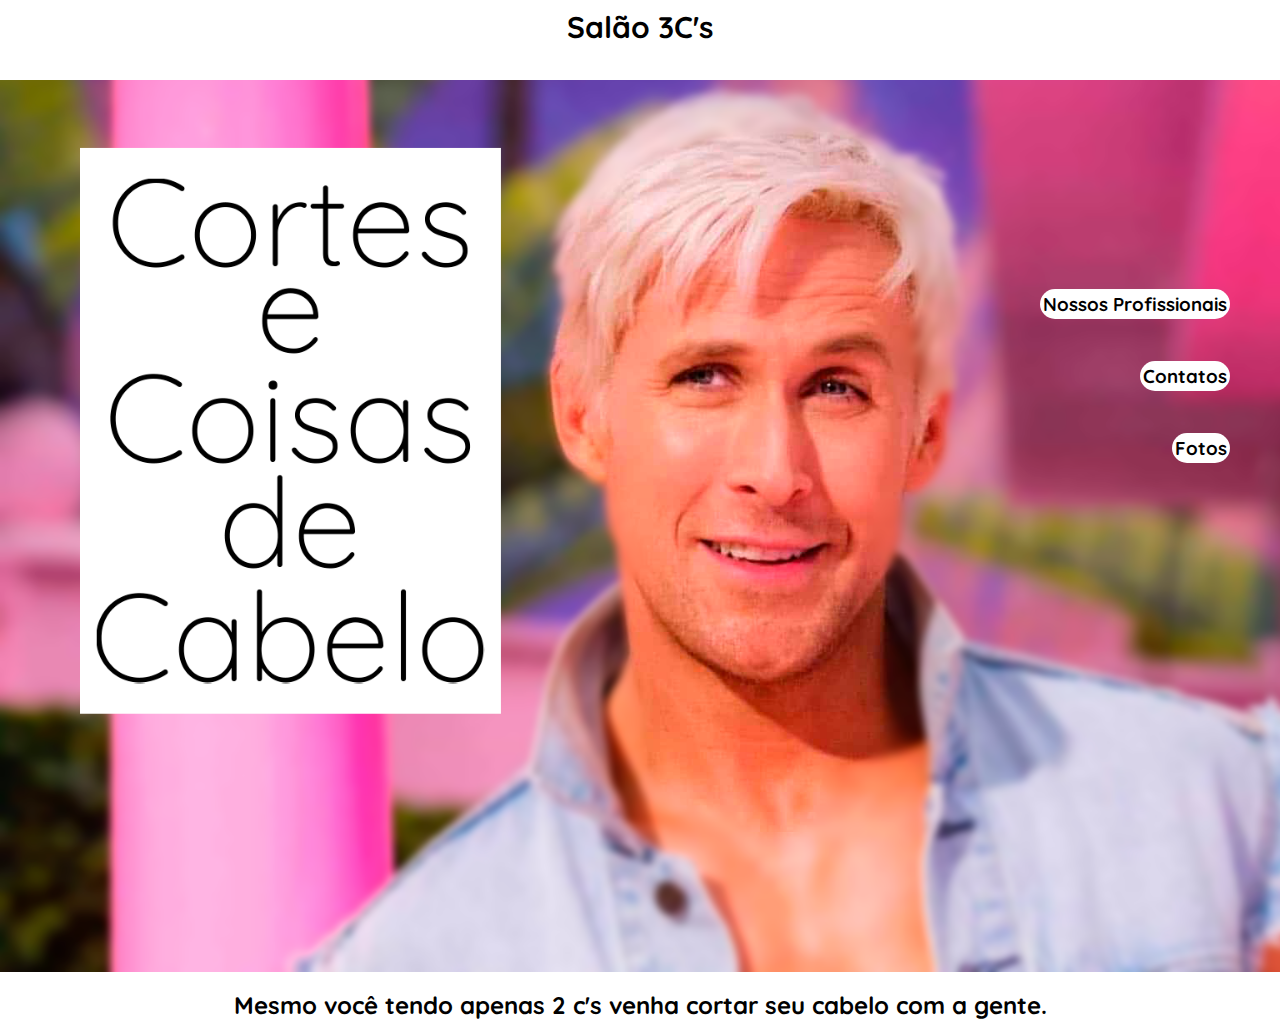
<file: index.html>
<!DOCTYPE html>
<html lang="pt-br">

<head>
    <meta charset="utf-8">
    <meta name="viewport" content="width=device-width, initial-scale=1">
    <title>Salão</title>
    <link rel="stylesheet" type="text/css" href="style.css">
</head>

<body>
    <div class="nome">
        <h1>Salão 3C's </h1>
    </div>
    <div class="fundo"></div>
    <nav class="nav"><a href="funcionarios.html" target="_blank">
            <h3>Nossos Profissionais</h3> 
        </a>
            <br><br><br><br>
            <a href="contatos.html" target="_blank"><h3>Contatos</h3></a>
            <br><br><br><br>
            <a href="fotos.html" target="_blank"><h3>Fotos</h3></a>
    </nav>

    <div class="prabaixo">
        <h2>Mesmo você tendo apenas 2 c's venha cortar seu cabelo com a gente.</h2>
    </div>




</body>

</html>
</file>
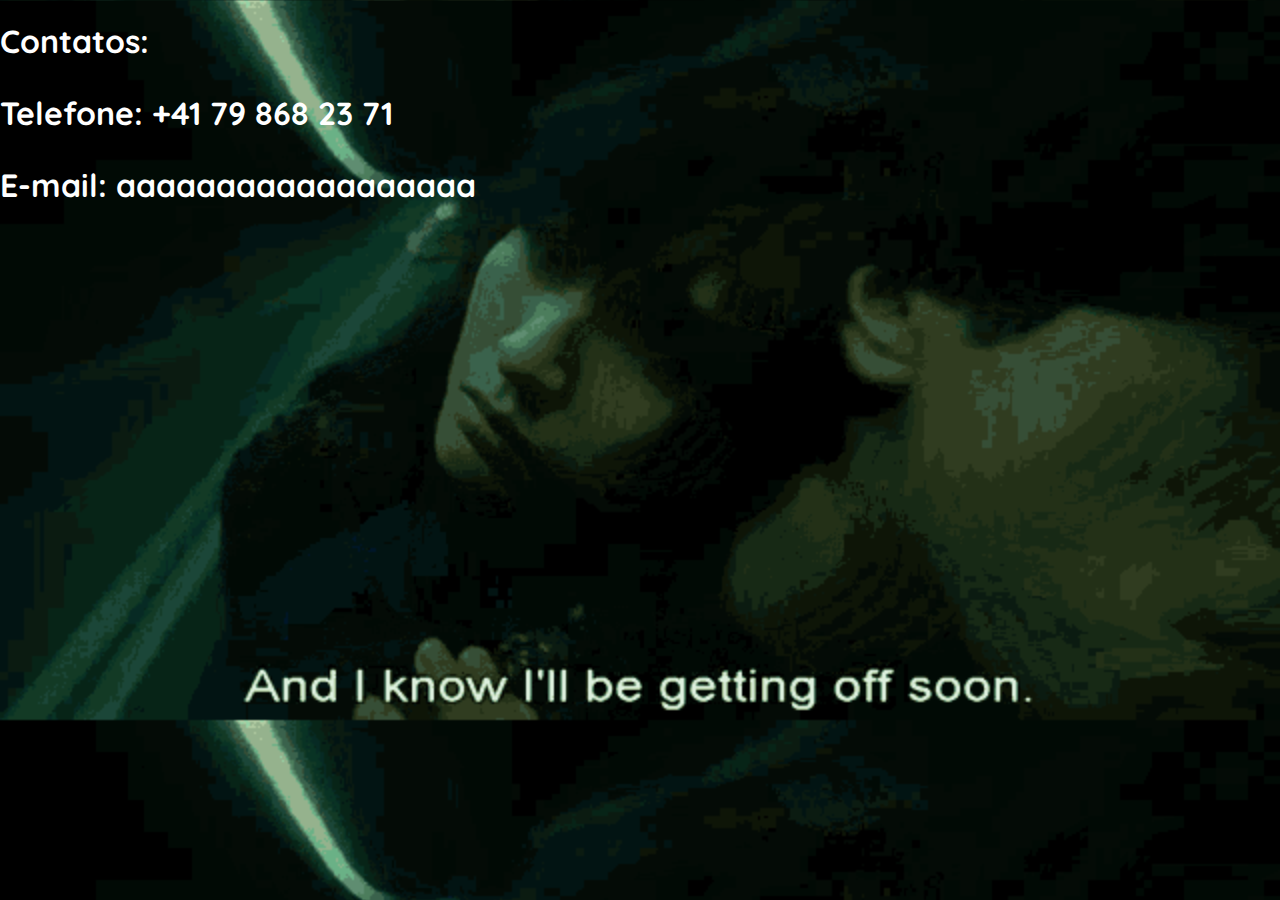
<file: contatos.html>
<!DOCTYPE html>
<html lang="pt-br">
<head>
	<meta charset="utf-8">
	<meta name="viewport" content="width=device-width, initial-scale=1">
	<title>3 C's - Contatos</title>
    <link rel="stylesheet" type="text/css" href="contatos.css">
</head>
<body>
    <h1>Contatos:<p>Telefone: +41 79 868 23 71</p><p>E-mail: aaaaaaaaaaaaaaaaaa </p></h1>
    
</body>
</html>
</file>
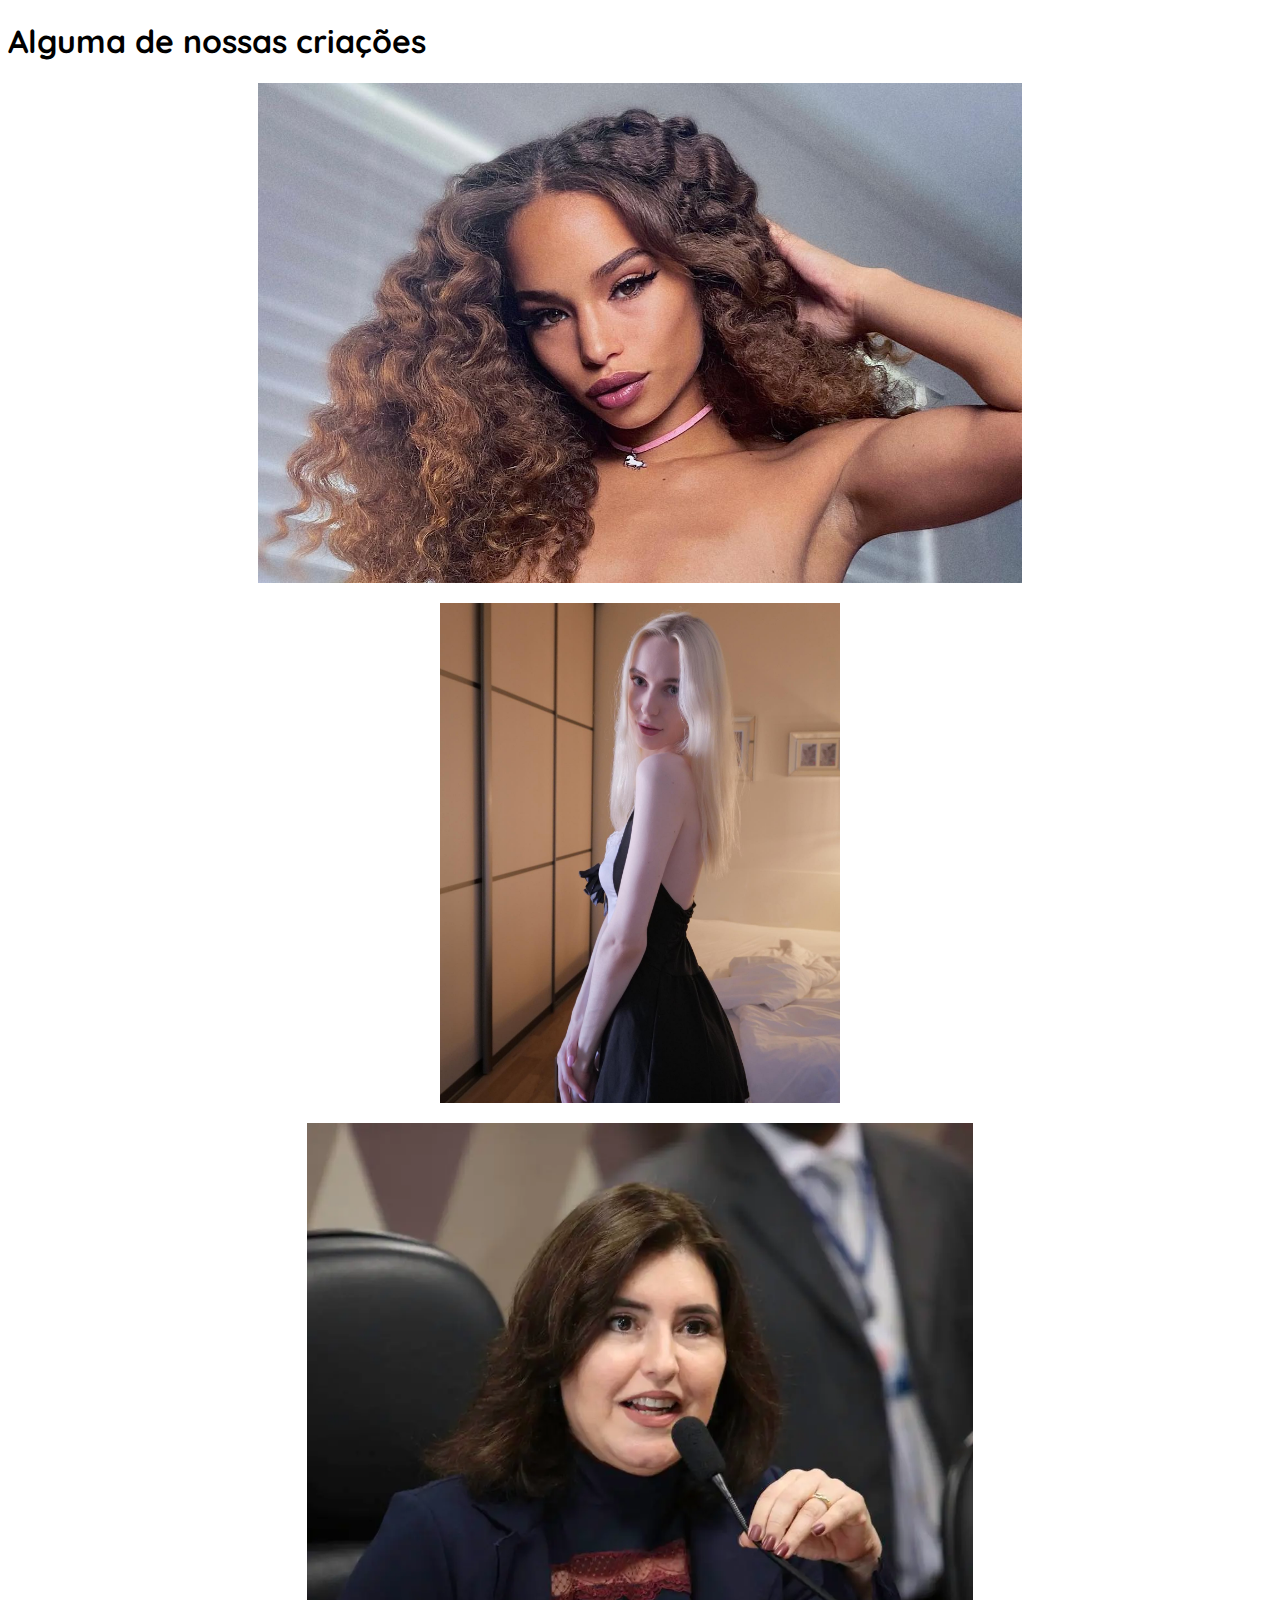
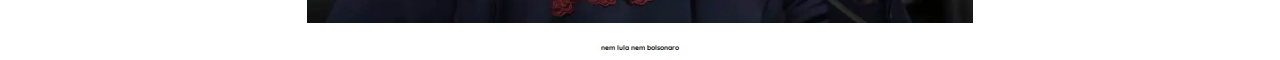
<file: fotos.html>
<!DOCTYPE html>
<html lang="pt-br">
<head>
	<meta charset="utf-8">
	<meta name="viewport" content="width=device-width, initial-scale=1">
    <link rel="stylesheet" type="text/css" href="fotos.css">
	<title>3 C's - Fotos</title>
</head>
<body>
    <h1>Alguma de nossas criações</h1>
    <center><figure><img src="images/cl.jpg"></figure></center>
    <center><figure><img src="images/Shinaryen.jpg"></figure></center>
    <center><figure><img src="images/simone-tebet.webp"></figure></center>
    <h2>nem lula nem bolsonaro</h2>
</body>
</html>
</file>
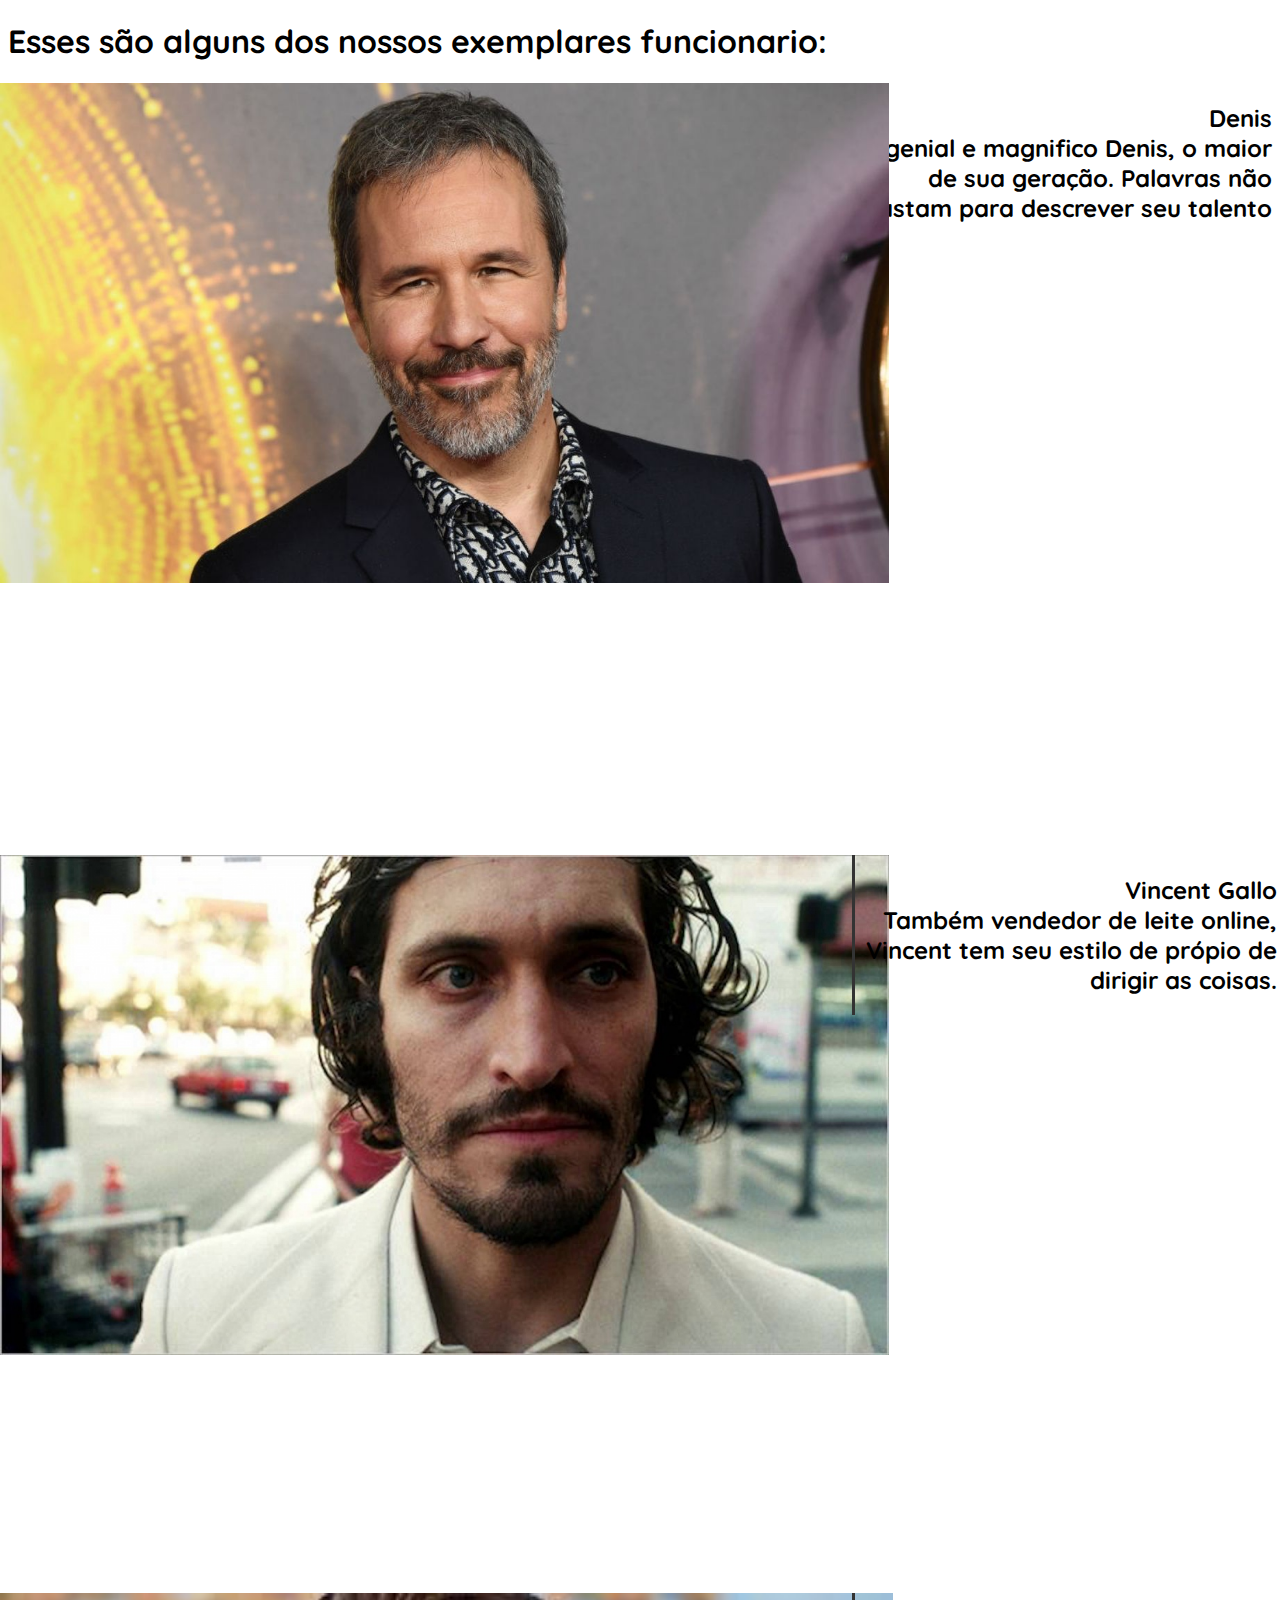
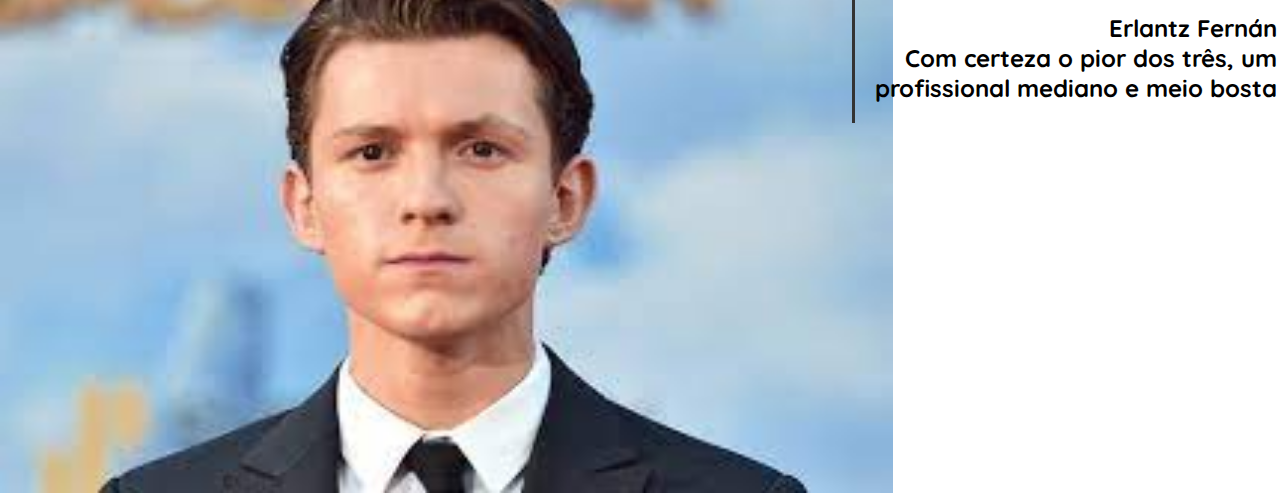
<file: funcionarios.html>
<!DOCTYPE html>
<html lang="pt-br">
<head>
	<meta charset="utf-8">
	<meta name="viewport" content="width=device-width, initial-scale=1">
	<title>3C's Funcionarios</title>
    <link rel="stylesheet" type="text/css" href="funcionarios.css">
</head>
<body>
    <h1>Esses são alguns dos nossos exemplares funcionario:</h1>
    <figure><img class="img_denis" src="images/denis-villeneuve.jpg"></figure>
    <div class="textos"><h2>Denis<br>O genial e magnifico Denis, o maior de sua geração. Palavras não bastam para descrever seu talento</h2></div>
    <figure><img class="img_vincent" src="images/vincent.jpg"></figure>
    <div class="textos2"><h2>Vincent Gallo<br>Também vendedor de leite online, Vincent tem seu estilo de própio de dirigir as coisas.</h2></div>
    <figure><img class="img_nha" src="images/nha.jpg"></figure>
    <div class="textos3"><h2>Erlantz Fernán<br>Com certeza o pior dos três, um profissional mediano e meio bosta</h2></div>
    
</body>
</html>
</file>
<file: style.css>
@import url('https://fonts.googleapis.com/css2?family=Quicksand:wght@300&family=Ubuntu:wght@300&display=swap');

.fundo {
    position: absolute;
    height: 100%;
    width: 100%;
    background-image: url(images/imagem_1.png);
    background-size: cover;
    position: absolute;
    left: 0%;
    top: 8%;
    z-index: 1;
}

.nome {
    position: absolute;
    height: 8%;
    width: 100%;
    left: 0%;
    z-index: 2;
    background-color: white;
}

.prabaixo {
    position: absolute;
    left: 0%;
    top: 110%;
    width: 100%;
    background-color: white;
    z-index: 2;
}

.nav {
    position: absolute;
    width: 100%;
    height: 30px;
    left: 0%;
    z-index: 3;
    top: 30%;
}

h1 {
    font-family: 'Quicksand', sans-serif;
    text-align: center;
    top: 0%;
    font-size: 30px;
    margin: 0%;
    color: black;
}

h2 {
    font-family: 'Quicksand', sans-serif;
    text-align: center;
    margin: 0px;
}

h3 {
    font-family: 'Quicksand', sans-serif;
    float: right;
    margin-right: 50px;
    color: black;
    padding: 3px;
    border-radius: 45px;
    background-color: white;
    text-align: right;
}
a{
    text-decoration: none;
    color: black;
}
</file>
<file: contatos.css>
@import url('https://fonts.googleapis.com/css2?family=Quicksand:wght@300&family=Ubuntu:wght@300&display=swap');

h1 {
    font-family: 'Quicksand', sans-serif;
    color: white;
}
body{
    width: 100%;
    height: 100%;
    margin: 0%;
    background-image: url(images/ha.gif);
    background-size: cover;
}
</file>
<file: fotos.css>
@import url('https://fonts.googleapis.com/css2?family=Quicksand:wght@300&family=Ubuntu:wght@300&display=swap');

h1 {
    font-family: 'Quicksand', sans-serif;
    color: black;

}
h2{
    font-family: 'Quicksand', sans-serif;
    color: black;
    font-size: 5pt;
    text-align: center;
}
img{
    height: 500px;
    float: center;
    
}
</file>
<file: funcionarios.css>
@import url('https://fonts.googleapis.com/css2?family=Quicksand:wght@300&family=Ubuntu:wght@300&display=swap');

h1 {
    font-family: 'Quicksand', sans-serif;
}

h2 {
    font-family: 'Quicksand', sans-serif;

    text-align: right;
}

.img_denis {
    position: absolute;
    left: 0px;
    height: 500px;
    margin: 0px;
    margin-bottom: 15px;

}

.img_vincent {
    position: absolute;
    top: 95%;
    left: 0%;
    height: 500px;

}
.img_nha{
    position: absolute;
    top: 177%;
    left: 0%;
    height: 500px;
}
.textos {
    float: right;
    width: 33%;
    border-left: solid #333333;
}

.textos2 {
    position: absolute;
    top: 95%;
    margin-right: 3px;
    right: 0%;
    width: 33%;
    border-left: solid #333333;
}
.textos3{
    position: absolute;
    top: 177%;
    margin-right: 3px;
    right: 0%;
    width: 33%;
    border-left: solid #333333; 
}
</file>
